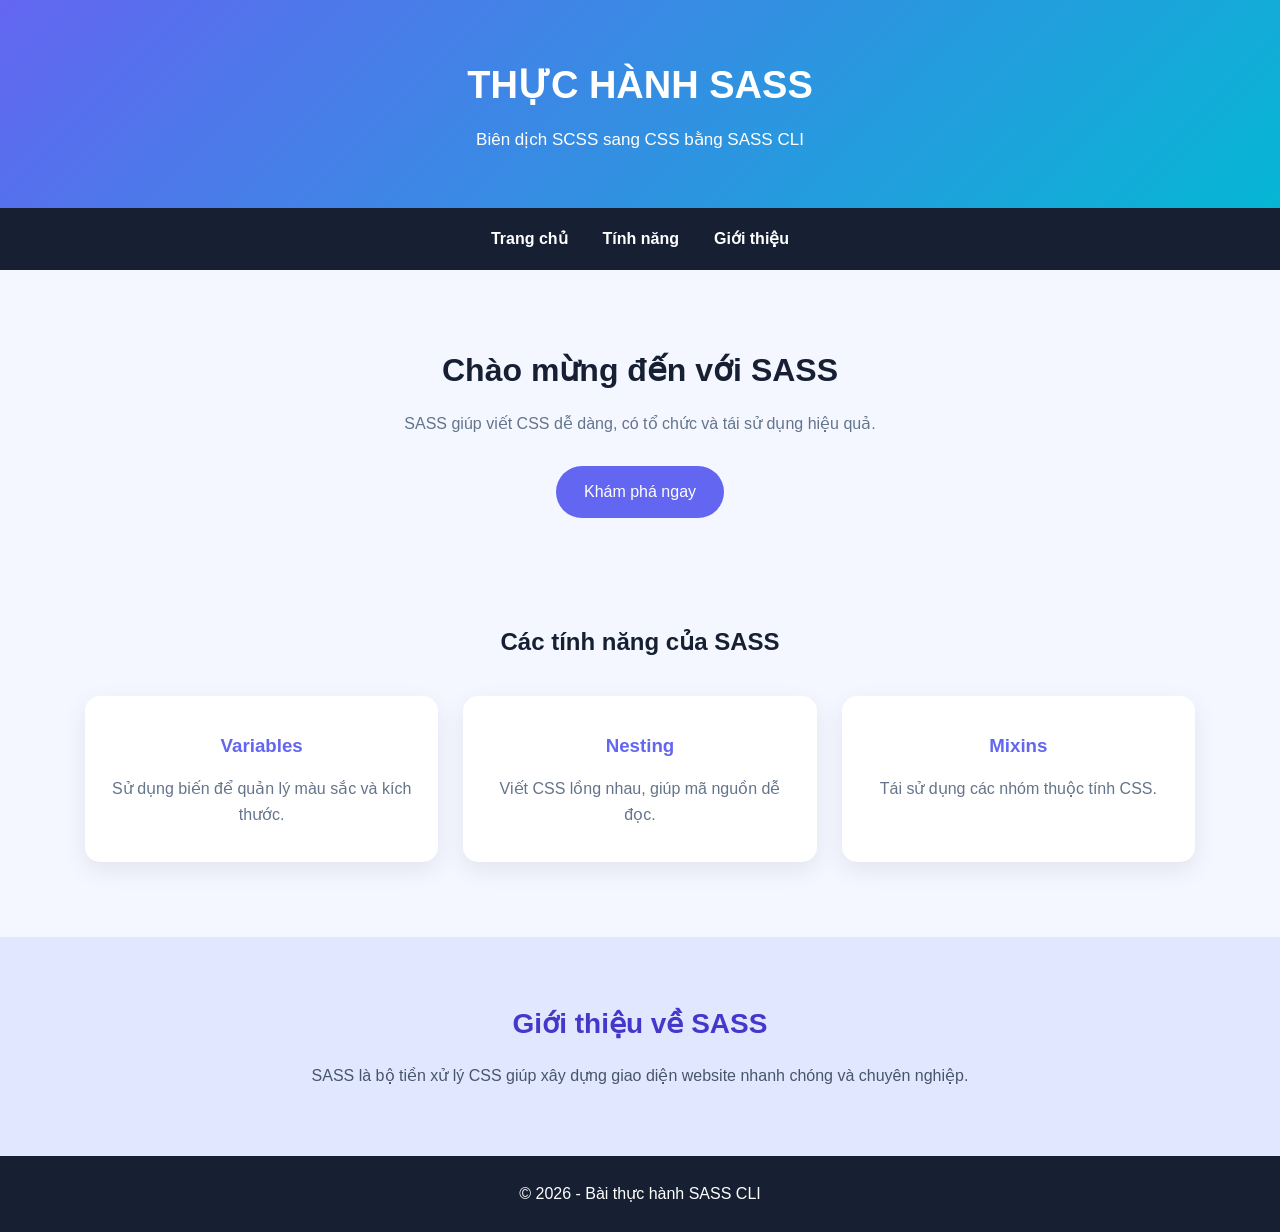
<file: bai-01-cai-dat-sass/index.html>
<!DOCTYPE html>
<html lang="vi">
<head>
    <meta charset="UTF-8">
    <meta name="viewport" content="width=device-width, initial-scale=1.0">
    <title>Thực hành SASS CLI</title>
    <link rel="stylesheet" href="css/styles.css">
    <link rel="stylesheet" href="css/about.css">
</head>
<body>

    <header class="header">
        <h1>THỰC HÀNH SASS</h1>
        <p>Biên dịch SCSS sang CSS bằng SASS CLI</p>
    </header>

    <nav class="navbar">
        <a href="#home">Trang chủ</a>
        <a href="#features">Tính năng</a>
        <a href="#about">Giới thiệu</a>
    </nav>

    <main id="home">
        <section class="hero">
            <h2>Chào mừng đến với SASS</h2>
            <p>
                SASS giúp viết CSS dễ dàng,
                có tổ chức và tái sử dụng hiệu quả.
            </p>
            <a href="#features" class="btn">
                Khám phá ngay
            </a>
        </section>

        <section class="features" id="features">
            <h2>Các tính năng của SASS</h2>

            <div class="card-container">
                <div class="card">
                    <h3>Variables</h3>
                    <p>
                        Sử dụng biến để quản lý
                        màu sắc và kích thước.
                    </p>
                </div>

                <div class="card">
                    <h3>Nesting</h3>
                    <p>
                        Viết CSS lồng nhau,
                        giúp mã nguồn dễ đọc.
                    </p>
                </div>

                <div class="card">
                    <h3>Mixins</h3>
                    <p>
                        Tái sử dụng các nhóm
                        thuộc tính CSS.
                    </p>
                </div>
            </div>
        </section>

        <section class="about" id="about">
            <h2>Giới thiệu về SASS</h2>
            <p>
                SASS là bộ tiền xử lý CSS giúp
                xây dựng giao diện website
                nhanh chóng và chuyên nghiệp.
            </p>
        </section>
    </main>

    <footer class="footer">
        <p>© 2026 - Bài thực hành SASS CLI</p>
    </footer>

</body>
</html>
</file>
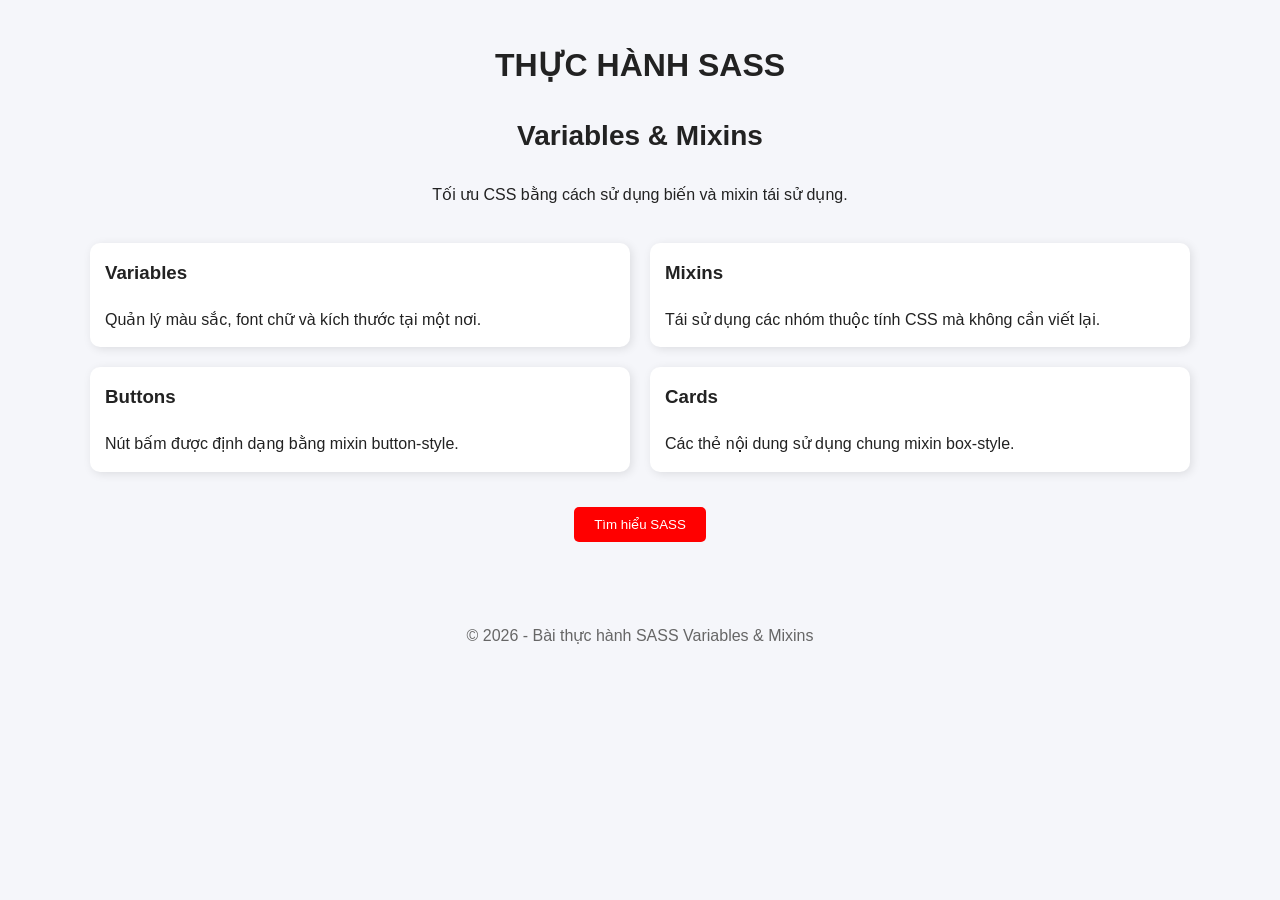
<file: bai-03-mixins-va-bien/index.html>
<!DOCTYPE html>
<html lang="vi">
<head>
    <meta charset="UTF-8">
    <meta name="viewport" content="width=device-width, initial-scale=1.0">
    <title>Thực hành SASS Variables & Mixins</title>
    <link rel="stylesheet" href="css/main.css">
</head>
<body>

    <main class="container">
        <header class="header">
            <h1>THỰC HÀNH SASS</h1>
            <h2>Variables & Mixins</h2>
            <p>
                Tối ưu CSS bằng cách sử dụng
                biến và mixin tái sử dụng.
            </p>
        </header>

        <section class="card-list">
            <div class="card">
                <h3>Variables</h3>
                <p>
                    Quản lý màu sắc, font chữ
                    và kích thước tại một nơi.
                </p>
            </div>

            <div class="card">
                <h3>Mixins</h3>
                <p>
                    Tái sử dụng các nhóm thuộc tính
                    CSS mà không cần viết lại.
                </p>
            </div>

            <div class="card">
                <h3>Buttons</h3>
                <p>
                    Nút bấm được định dạng bằng
                    mixin button-style.
                </p>
            </div>

            <div class="card">
                <h3>Cards</h3>
                <p>
                    Các thẻ nội dung sử dụng
                    chung mixin box-style.
                </p>
            </div>
        </section>

        <div class="actions">
            <button class="button" type="button">
                Tìm hiểu SASS
            </button>
        </div>
    </main>

    <footer class="footer">
        <p>© 2026 - Bài thực hành SASS Variables & Mixins</p>
    </footer>

</body>
</html>
</file>
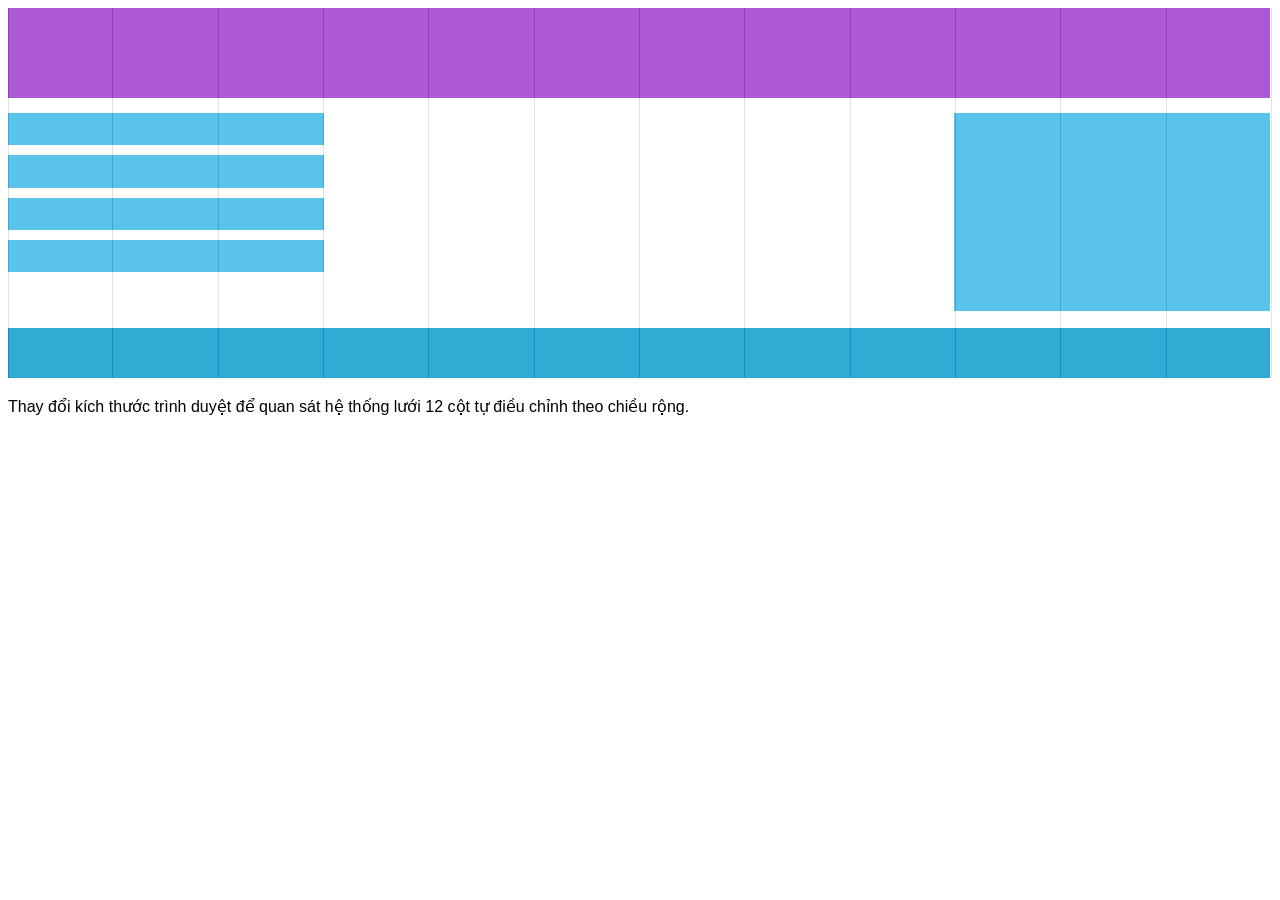
<file: bai-04-tai-cau-truc-css-sass/index.html>
<!DOCTYPE html>
<html lang="vi">
<head>
    <meta charset="UTF-8">
    <meta name="viewport"
          content="width=device-width, initial-scale=1.0">

    <title>Responsive Grid - SASS</title>
    <link rel="stylesheet" href="css/main.css">
</head>
<body>

    <!-- Bố cục website chính -->
    <div class="layout-preview">
        <div class="gridcontainer">

            <!-- Header -->
            <div class="gridwrapper grid-header">
                <div class="gridcontent header-block"></div>
            </div>

            <!-- Content -->
            <div class="gridwrapper grid-main">

                <!-- Sidebar trái -->
                <div class="gridcontent content-column col-3 sidebar">
                    <div class="menu-item"></div>
                    <div class="menu-item"></div>
                    <div class="menu-item"></div>
                    <div class="menu-item"></div>
                </div>

                <!-- 6 cột giữa -->
                <div class="gridcontent content-column"></div>
                <div class="gridcontent content-column"></div>
                <div class="gridcontent content-column"></div>
                <div class="gridcontent content-column"></div>
                <div class="gridcontent content-column"></div>
                <div class="gridcontent content-column"></div>

                <!-- Sidebar phải -->
                <div class="gridcontent content-column col-3 right-panel">
                    <div class="panel-block"></div>
                </div>
            </div>

            <!-- Footer -->
            <div class="gridwrapper grid-footer">
                <div class="gridcontent footer-block"></div>
            </div>

        </div>
    </div>

    <!-- Lưới 12 cột -->
    <div class="gridcontainer grid-overlay">
        <div class="gridwrapper">
            <div class="gridcontent"></div>
            <div class="gridcontent"></div>
            <div class="gridcontent"></div>
            <div class="gridcontent"></div>
            <div class="gridcontent"></div>
            <div class="gridcontent"></div>
            <div class="gridcontent"></div>
            <div class="gridcontent"></div>
            <div class="gridcontent"></div>
            <div class="gridcontent"></div>
            <div class="gridcontent"></div>
            <div class="gridcontent"></div>
        </div>
    </div>

    <p>
        Thay đổi kích thước trình duyệt để quan sát
        hệ thống lưới 12 cột tự điều chỉnh theo chiều rộng.
    </p>

</body>
</html>
</file>
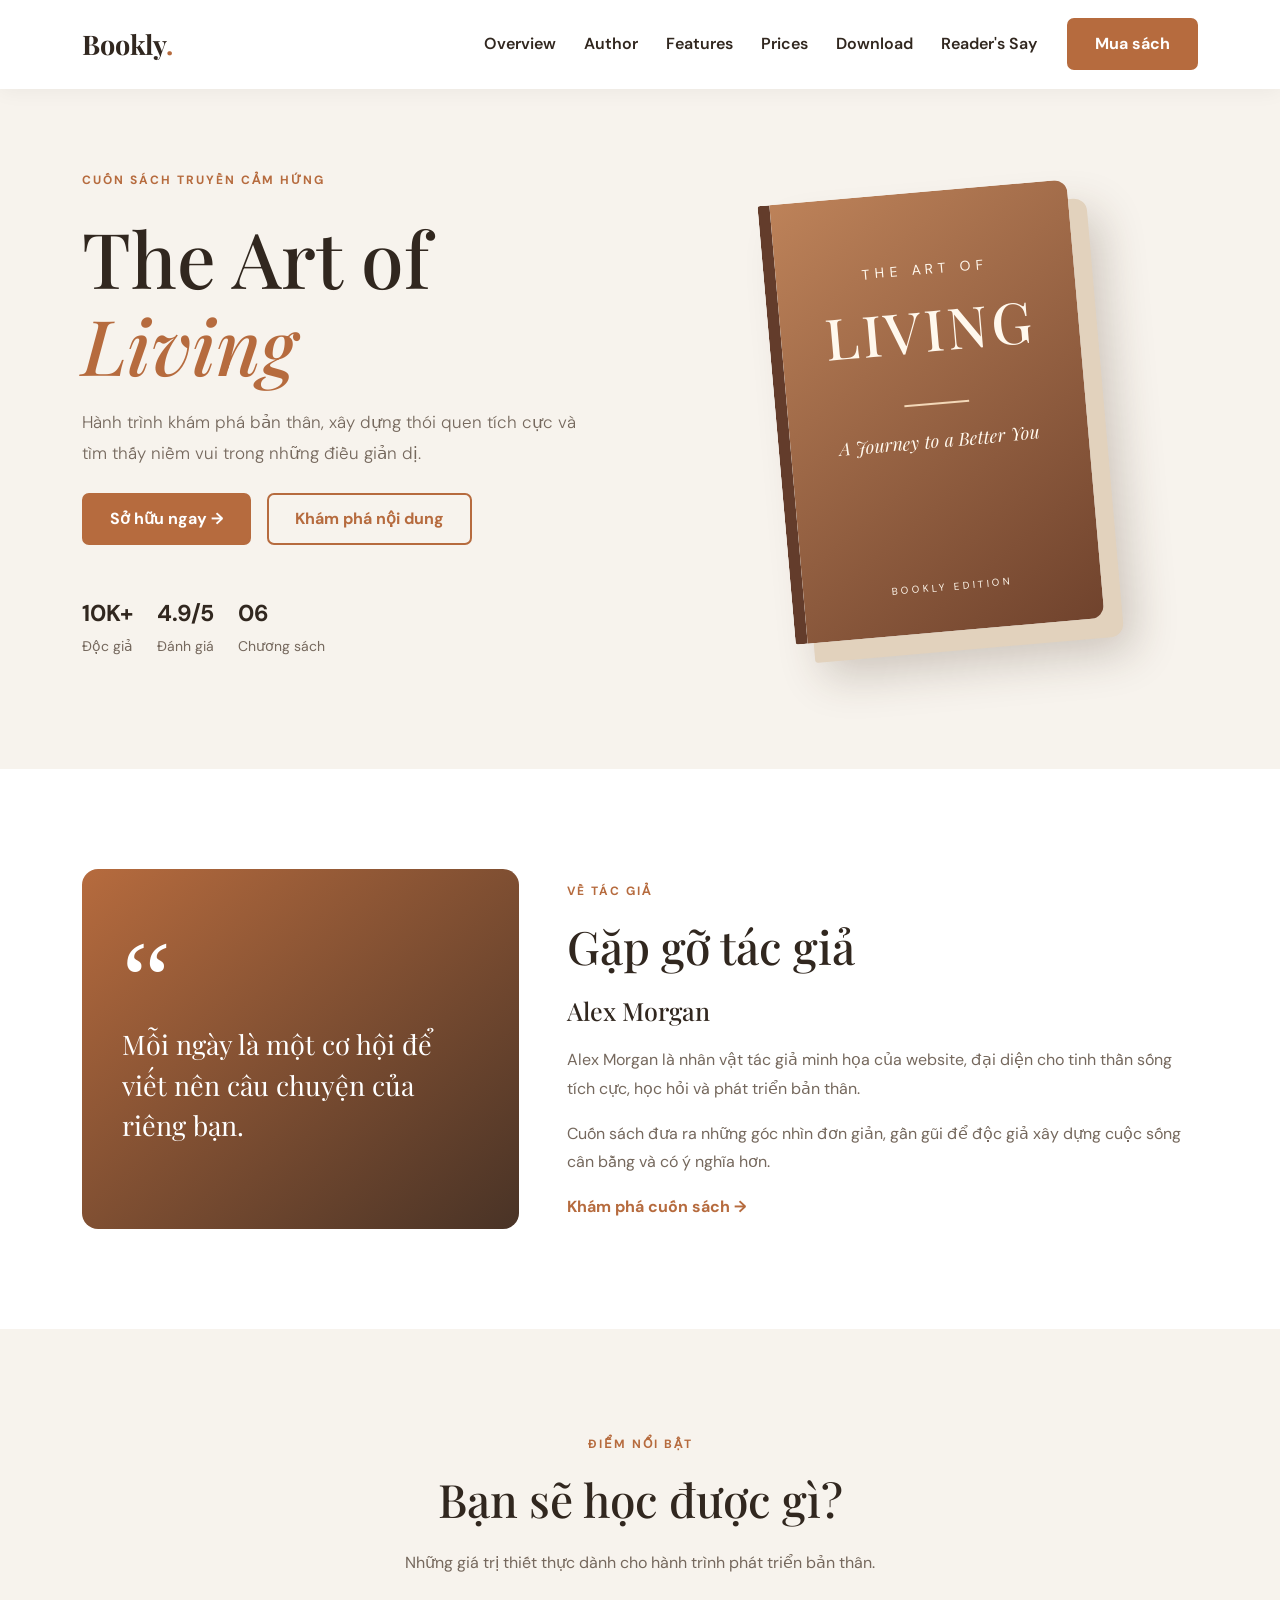
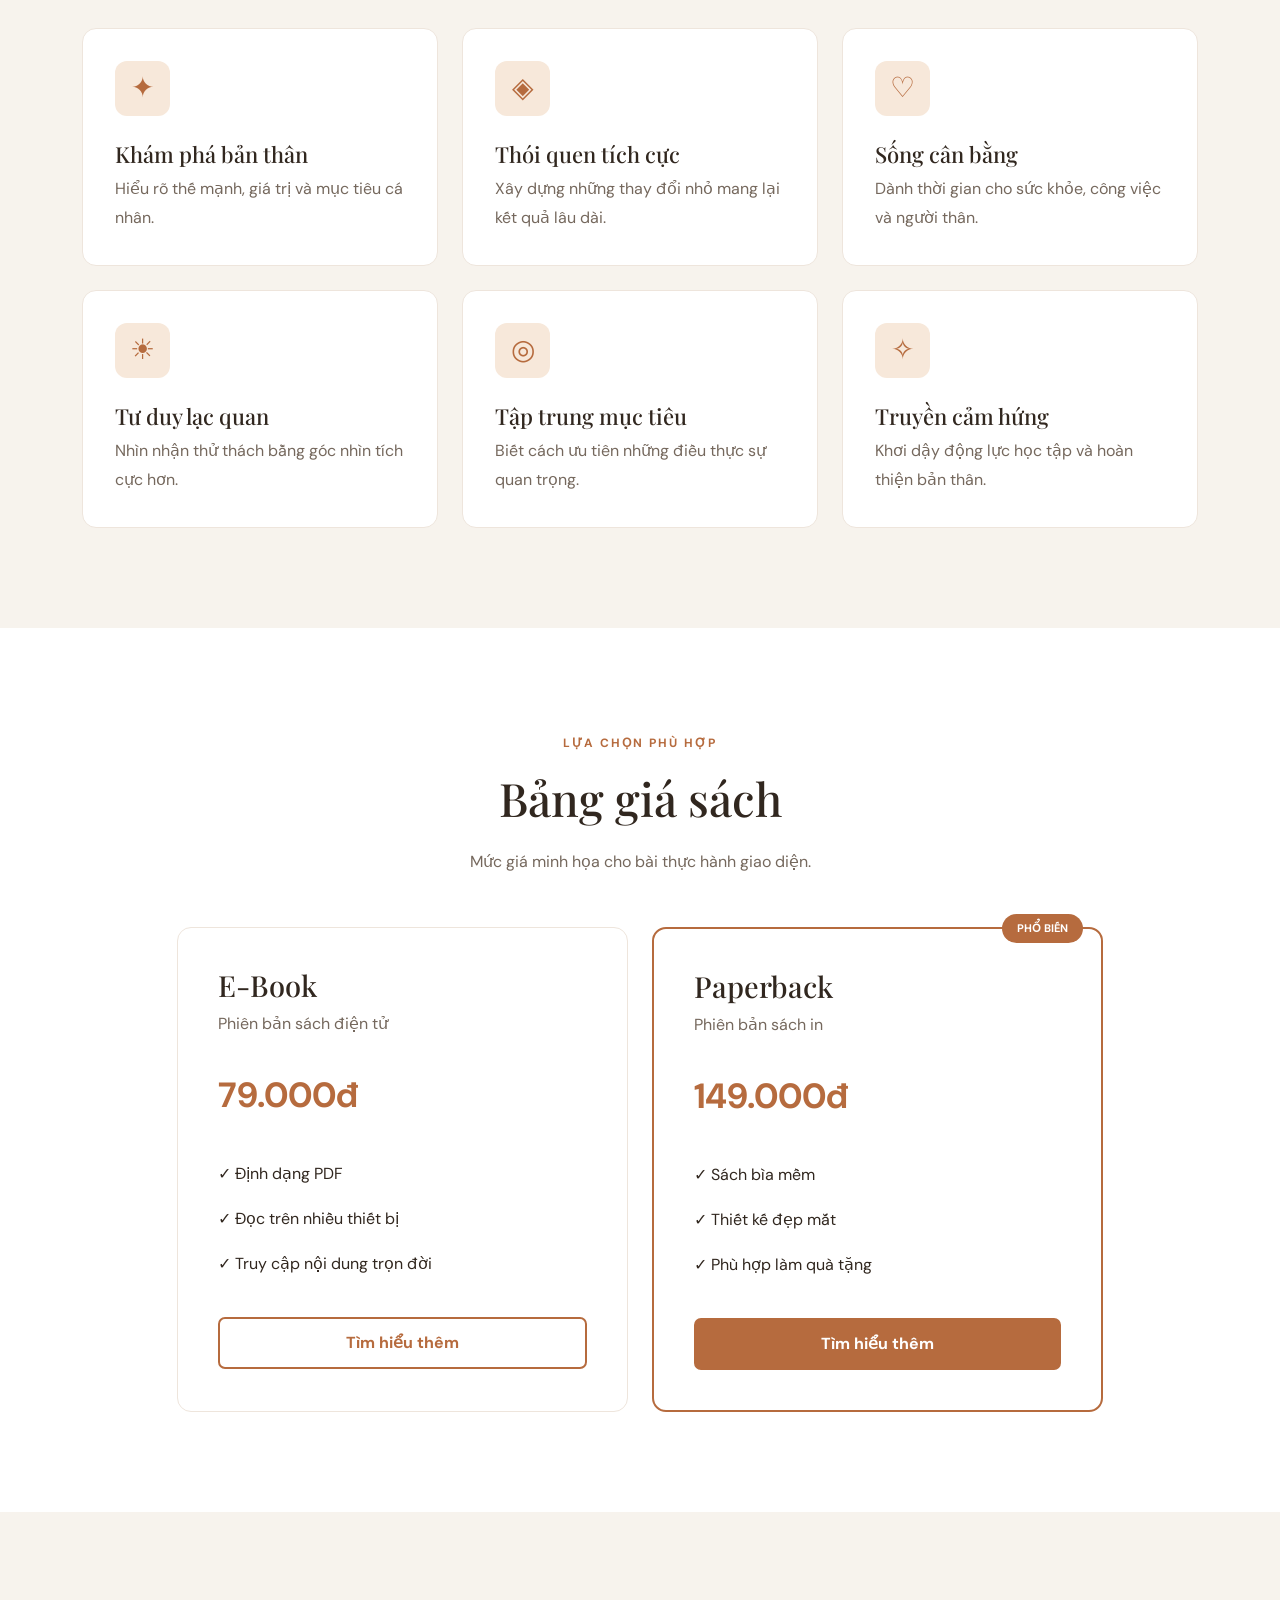
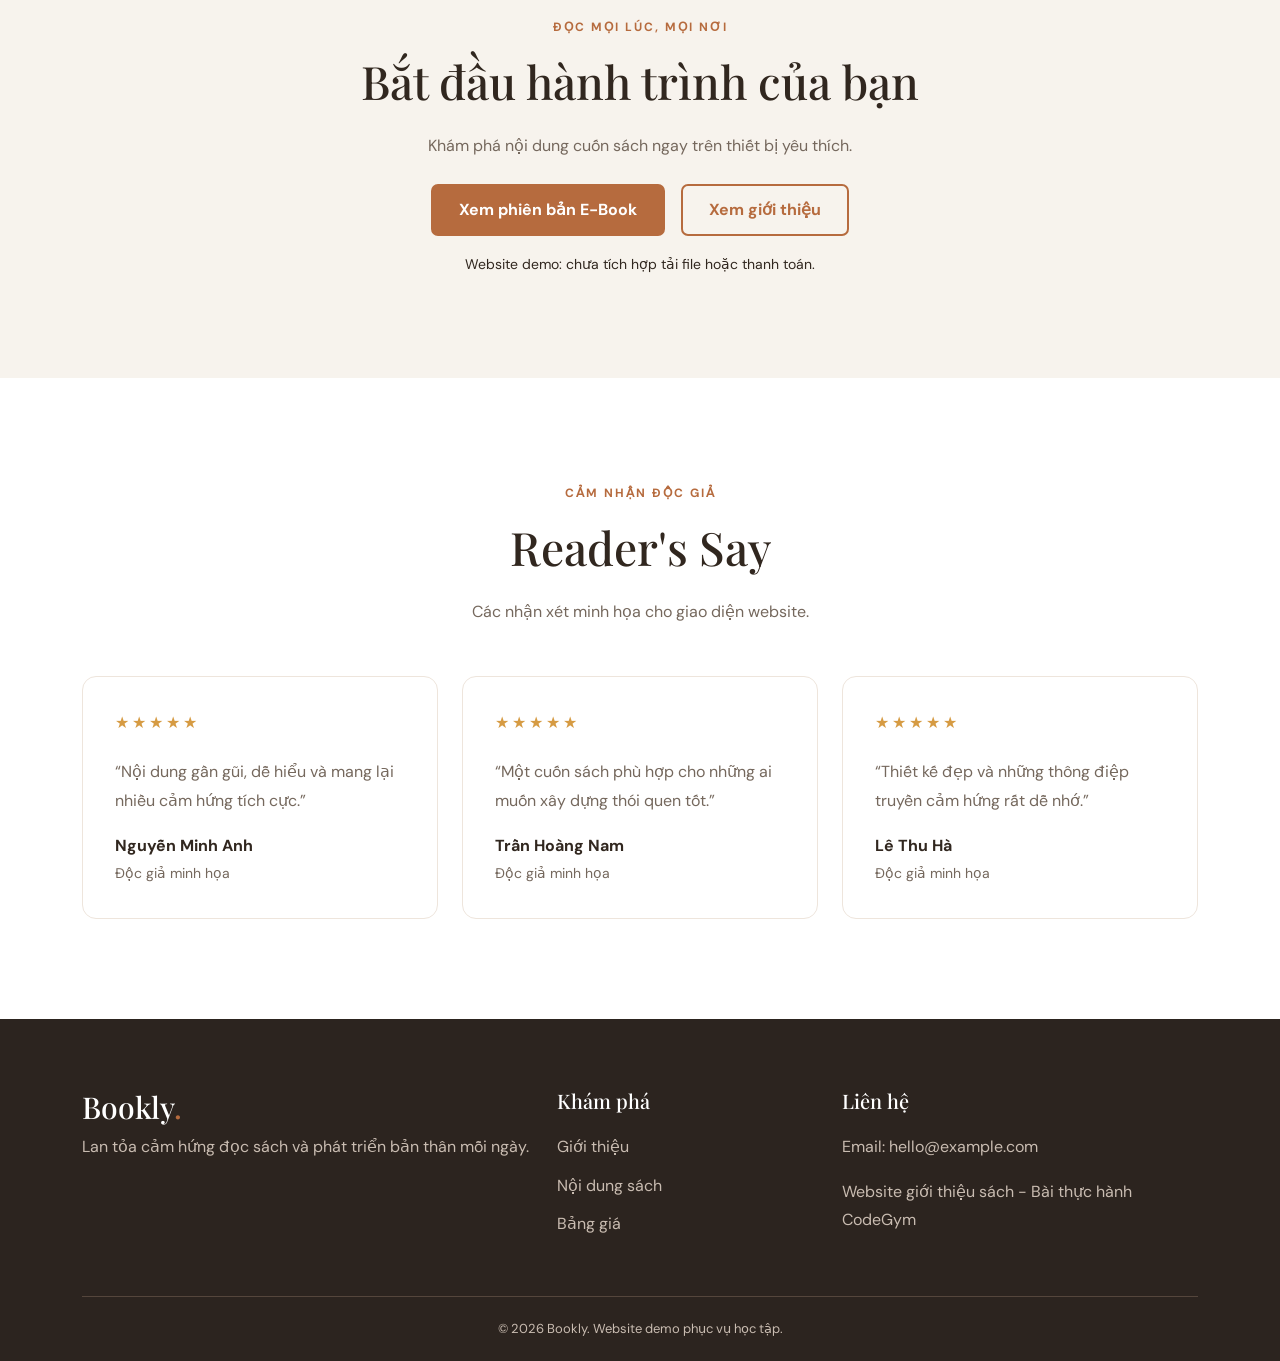
<file: bai-06-book-landing-page/index.html>
<!DOCTYPE html>
<html lang="vi">
<head>
  <meta charset="UTF-8">
  <meta name="viewport" content="width=device-width, initial-scale=1.0">
  <title>Bookly - The Art of Living</title>
  <link href="https://cdn.jsdelivr.net/npm/bootstrap@5.3.3/dist/css/bootstrap.min.css" rel="stylesheet">
  <link rel="stylesheet" href="css/style.css">
</head>
<body>

  <!-- HEADER -->
  <nav class="navbar navbar-expand-lg navbar-light fixed-top">
    <div class="container">
      <a class="navbar-brand fw-bold" href="#">Bookly<span>.</span></a>
      <button class="navbar-toggler" type="button" data-bs-toggle="collapse" data-bs-target="#navbarMenu" aria-controls="navbarMenu" aria-expanded="false" aria-label="Mở menu">
        <span class="navbar-toggler-icon"></span>
      </button>
      <div class="collapse navbar-collapse" id="navbarMenu">
        <ul class="navbar-nav ms-auto align-items-lg-center">
          <li class="nav-item"><a class="nav-link" href="#overview">Overview</a></li>
          <li class="nav-item"><a class="nav-link" href="#author">Author</a></li>
          <li class="nav-item"><a class="nav-link" href="#features">Features</a></li>
          <li class="nav-item"><a class="nav-link" href="#prices">Prices</a></li>
          <li class="nav-item"><a class="nav-link" href="#download">Download</a></li>
          <li class="nav-item"><a class="nav-link" href="#reviews">Reader's Say</a></li>
          <li class="nav-item ms-lg-3"><a class="btn btn-main" href="#prices">Mua sách</a></li>
        </ul>
      </div>
    </div>
  </nav>

  <!-- BOOK OVERVIEW -->
  <header class="hero" id="overview">
    <div class="container">
      <div class="row align-items-center g-5">
        <div class="col-lg-6">
          <span class="eyebrow">CUỐN SÁCH TRUYỀN CẢM HỨNG</span>
          <h1>The Art of <em>Living</em></h1>
          <p class="lead">Hành trình khám phá bản thân, xây dựng thói quen tích cực và tìm thấy niềm vui trong những điều giản dị.</p>
          <div class="d-flex flex-wrap gap-3 mt-4">
            <a href="#prices" class="btn btn-main">Sở hữu ngay →</a>
            <a href="#features" class="btn btn-outline-custom">Khám phá nội dung</a>
          </div>
          <div class="hero-stats d-flex flex-wrap gap-4 mt-5">
            <div><strong>10K+</strong><small>Độc giả</small></div>
            <div><strong>4.9/5</strong><small>Đánh giá</small></div>
            <div><strong>06</strong><small>Chương sách</small></div>
          </div>
        </div>
        <div class="col-lg-6 text-center">
          <div class="book-cover">
            <span>THE ART OF</span>
            <h2>LIVING</h2>
            <div class="cover-line"></div>
            <p>A Journey to a Better You</p>
            <small>BOOKLY EDITION</small>
          </div>
        </div>
      </div>
    </div>
  </header>

  <!-- AUTHOR -->
  <section id="author" class="section">
    <div class="container">
      <div class="row align-items-center g-5">
        <div class="col-md-5">
          <div class="author-visual">
            <span>“</span>
            <p>Mỗi ngày là một cơ hội để viết nên câu chuyện của riêng bạn.</p>
          </div>
        </div>
        <div class="col-md-7">
          <span class="eyebrow">VỀ TÁC GIẢ</span>
          <h2 class="section-title">Gặp gỡ tác giả</h2>
          <h3 class="author-name">Alex Morgan</h3>
          <p>Alex Morgan là nhân vật tác giả minh họa của website, đại diện cho tinh thần sống tích cực, học hỏi và phát triển bản thân.</p>
          <p>Cuốn sách đưa ra những góc nhìn đơn giản, gần gũi để độc giả xây dựng cuộc sống cân bằng và có ý nghĩa hơn.</p>
          <a href="#features" class="text-link">Khám phá cuốn sách →</a>
        </div>
      </div>
    </div>
  </section>

  <!-- FEATURES -->
  <section id="features" class="section section-alt">
    <div class="container">
      <div class="text-center section-heading">
        <span class="eyebrow">ĐIỂM NỔI BẬT</span>
        <h2 class="section-title">Bạn sẽ học được gì?</h2>
        <p>Những giá trị thiết thực dành cho hành trình phát triển bản thân.</p>
      </div>
      <div class="row g-4">
        <div class="col-md-6 col-lg-4">
          <div class="feature-card"><div class="feature-icon">✦</div><h3>Khám phá bản thân</h3><p>Hiểu rõ thế mạnh, giá trị và mục tiêu cá nhân.</p></div>
        </div>
        <div class="col-md-6 col-lg-4">
          <div class="feature-card"><div class="feature-icon">◈</div><h3>Thói quen tích cực</h3><p>Xây dựng những thay đổi nhỏ mang lại kết quả lâu dài.</p></div>
        </div>
        <div class="col-md-6 col-lg-4">
          <div class="feature-card"><div class="feature-icon">♡</div><h3>Sống cân bằng</h3><p>Dành thời gian cho sức khỏe, công việc và người thân.</p></div>
        </div>
        <div class="col-md-6 col-lg-4">
          <div class="feature-card"><div class="feature-icon">☀</div><h3>Tư duy lạc quan</h3><p>Nhìn nhận thử thách bằng góc nhìn tích cực hơn.</p></div>
        </div>
        <div class="col-md-6 col-lg-4">
          <div class="feature-card"><div class="feature-icon">◎</div><h3>Tập trung mục tiêu</h3><p>Biết cách ưu tiên những điều thực sự quan trọng.</p></div>
        </div>
        <div class="col-md-6 col-lg-4">
          <div class="feature-card"><div class="feature-icon">✧</div><h3>Truyền cảm hứng</h3><p>Khơi dậy động lực học tập và hoàn thiện bản thân.</p></div>
        </div>
      </div>
    </div>
  </section>

  <!-- PRICES -->
  <section id="prices" class="section">
    <div class="container">
      <div class="text-center section-heading">
        <span class="eyebrow">LỰA CHỌN PHÙ HỢP</span>
        <h2 class="section-title">Bảng giá sách</h2>
        <p>Mức giá minh họa cho bài thực hành giao diện.</p>
      </div>
      <div class="row justify-content-center g-4">
        <div class="col-md-5">
          <div class="price-card">
            <h3>E-Book</h3>
            <p>Phiên bản sách điện tử</p>
            <div class="price">79.000đ</div>
            <ul>
              <li>✓ Định dạng PDF</li>
              <li>✓ Đọc trên nhiều thiết bị</li>
              <li>✓ Truy cập nội dung trọn đời</li>
            </ul>
            <a href="#download" class="btn btn-outline-custom w-100">Tìm hiểu thêm</a>
          </div>
        </div>
        <div class="col-md-5">
          <div class="price-card featured">
            <span class="popular">PHỔ BIẾN</span>
            <h3>Paperback</h3>
            <p>Phiên bản sách in</p>
            <div class="price">149.000đ</div>
            <ul>
              <li>✓ Sách bìa mềm</li>
              <li>✓ Thiết kế đẹp mắt</li>
              <li>✓ Phù hợp làm quà tặng</li>
            </ul>
            <a href="#download" class="btn btn-main w-100">Tìm hiểu thêm</a>
          </div>
        </div>
      </div>
    </div>
  </section>

  <!-- DOWNLOAD -->
  <section id="download" class="section download-section">
    <div class="container text-center">
      <span class="eyebrow">ĐỌC MỌI LÚC, MỌI NƠI</span>
      <h2 class="section-title">Bắt đầu hành trình của bạn</h2>
      <p>Khám phá nội dung cuốn sách ngay trên thiết bị yêu thích.</p>
      <div class="d-flex flex-wrap justify-content-center gap-3 mt-4">
        <a href="#prices" class="btn btn-main">Xem phiên bản E-Book</a>
        <a href="#overview" class="btn btn-outline-custom">Xem giới thiệu</a>
      </div>
      <small class="d-block mt-3">Website demo: chưa tích hợp tải file hoặc thanh toán.</small>
    </div>
  </section>

  <!-- READER'S SAY -->
  <section id="reviews" class="section">
    <div class="container">
      <div class="text-center section-heading">
        <span class="eyebrow">CẢM NHẬN ĐỘC GIẢ</span>
        <h2 class="section-title">Reader's Say</h2>
        <p>Các nhận xét minh họa cho giao diện website.</p>
      </div>
      <div class="row g-4">
        <div class="col-md-4">
          <div class="review-card">
            <div class="stars">★★★★★</div>
            <p>“Nội dung gần gũi, dễ hiểu và mang lại nhiều cảm hứng tích cực.”</p>
            <strong>Nguyễn Minh Anh</strong>
            <small>Độc giả minh họa</small>
          </div>
        </div>
        <div class="col-md-4">
          <div class="review-card">
            <div class="stars">★★★★★</div>
            <p>“Một cuốn sách phù hợp cho những ai muốn xây dựng thói quen tốt.”</p>
            <strong>Trần Hoàng Nam</strong>
            <small>Độc giả minh họa</small>
          </div>
        </div>
        <div class="col-md-4">
          <div class="review-card">
            <div class="stars">★★★★★</div>
            <p>“Thiết kế đẹp và những thông điệp truyền cảm hứng rất dễ nhớ.”</p>
            <strong>Lê Thu Hà</strong>
            <small>Độc giả minh họa</small>
          </div>
        </div>
      </div>
    </div>
  </section>

  <!-- FOOTER -->
  <footer class="footer">
    <div class="container">
      <div class="row g-4">
        <div class="col-md-5">
          <h3>Bookly<span>.</span></h3>
          <p>Lan tỏa cảm hứng đọc sách và phát triển bản thân mỗi ngày.</p>
        </div>
        <div class="col-md-3">
          <h4>Khám phá</h4>
          <a href="#overview">Giới thiệu</a>
          <a href="#features">Nội dung sách</a>
          <a href="#prices">Bảng giá</a>
        </div>
        <div class="col-md-4">
          <h4>Liên hệ</h4>
          <p>Email: hello@example.com</p>
          <p>Website giới thiệu sách - Bài thực hành CodeGym</p>
        </div>
      </div>
      <div class="footer-bottom text-center">
        © 2026 Bookly. Website demo phục vụ học tập.
      </div>
    </div>
  </footer>

  <script src="https://cdn.jsdelivr.net/npm/bootstrap@5.3.3/dist/js/bootstrap.bundle.min.js"></script>
</body>
</html>
</file>
<file: bai-01-cai-dat-sass/css/styles.css>
* {
  margin: 0;
  padding: 0;
  box-sizing: border-box;
}

html {
  scroll-behavior: smooth;
}

body {
  font-family: Arial, sans-serif;
  background: #f4f7ff;
  color: #172033;
  line-height: 1.6;
}

.header {
  text-align: center;
  padding: 55px 20px;
  background: linear-gradient(135deg, #6366f1, #06b6d4);
  color: #ffffff;
}
.header h1 {
  font-size: 38px;
  margin-bottom: 10px;
}
.header p {
  font-size: 17px;
}

.navbar {
  display: flex;
  justify-content: center;
  align-items: center;
  flex-wrap: wrap;
  gap: 35px;
  padding: 18px;
  background: #172033;
}
.navbar a {
  color: #ffffff;
  text-decoration: none;
  font-weight: bold;
  transition: color 0.3s;
}
.navbar a:hover {
  color: #06b6d4;
}

.hero {
  text-align: center;
  padding: 75px 20px;
}
.hero h2 {
  font-size: 32px;
  margin-bottom: 15px;
}
.hero p {
  max-width: 650px;
  margin: 0 auto 30px;
  color: #64748b;
}

.btn {
  display: inline-block;
  padding: 13px 28px;
  border-radius: 30px;
  background: #6366f1;
  color: #ffffff;
  text-decoration: none;
  transition: 0.3s;
}
.btn:hover {
  background: rgb(20.4705882353%, 22%, 92.862745098%);
  transform: translateY(-3px);
}

.features {
  max-width: 1150px;
  margin: auto;
  padding: 30px 20px 75px;
}
.features h2 {
  text-align: center;
  margin-bottom: 35px;
}

.card-container {
  display: grid;
  grid-template-columns: repeat(3, 1fr);
  gap: 25px;
}

.card {
  background: #ffffff;
  padding: 35px 25px;
  border-radius: 15px;
  text-align: center;
  box-shadow: 0 8px 25px rgba(0, 0, 0, 0.08);
  transition: transform 0.3s;
}
.card h3 {
  color: #6366f1;
  margin-bottom: 15px;
}
.card p {
  color: #64748b;
}
.card:hover {
  transform: translateY(-8px);
}

.footer {
  text-align: center;
  background: #172033;
  color: #ffffff;
  padding: 25px;
}

@media (max-width: 768px) {
  .card-container {
    grid-template-columns: 1fr;
  }
  .header h1 {
    font-size: 29px;
  }
  .navbar {
    gap: 15px;
  }
}

/*# sourceMappingURL=styles.css.map */
</file>
<file: bai-01-cai-dat-sass/css/about.css>
.about {
  background: #e0e7ff;
  text-align: center;
  padding: 65px 20px;
}
.about h2 {
  color: #4338ca;
  font-size: 28px;
  margin-bottom: 15px;
}
.about p {
  max-width: 700px;
  margin: auto;
  color: #475569;
  line-height: 1.8;
}

/*# sourceMappingURL=about.css.map */
</file>
<file: bai-03-mixins-va-bien/css/main.css>
* {
  box-sizing: border-box;
}

body {
  margin: 0;
  font-family: Arial, sans-serif;
  color: #222;
  background: #f5f6fa;
  line-height: 1.6;
}

h1 {
  font-size: 32px;
  color: #222;
}

h2 {
  font-size: 28px;
  color: #222;
}

.button {
  background: red;
  color: white;
  padding: 10px 20px;
  border-radius: 5px;
  border: none;
  cursor: pointer;
  transition: 0.3s;
}
.button:hover {
  opacity: 0.85;
  transform: translateY(-2px);
}

.card {
  background: white;
  padding: 15px;
  border-radius: 10px;
  box-shadow: 2px 2px 10px rgba(0, 0, 0, 0.1);
  margin-bottom: 20px;
}
.card h3 {
  margin-top: 0;
}
.card p {
  margin-bottom: 0;
}

.container {
  width: 90%;
  max-width: 1100px;
  margin: 40px auto;
}

.header {
  text-align: center;
  margin-bottom: 35px;
}

.card-list {
  display: grid;
  grid-template-columns: repeat(2, 1fr);
  gap: 20px;
}

.card-list .card {
  margin-bottom: 0;
}

.actions {
  text-align: center;
  margin-top: 35px;
}

.footer {
  text-align: center;
  padding: 25px;
  color: #666;
}

@media (max-width: 600px) {
  .card-list {
    grid-template-columns: 1fr;
  }
}

/*# sourceMappingURL=main.css.map */
</file>
<file: bai-04-tai-cau-truc-css-sass/css/main.css>
* {
  box-sizing: border-box;
}

body {
  margin: 8px;
  font-family: Arial, sans-serif;
}

p {
  line-height: 1.6;
}

.gridcontainer {
  width: 100%;
}

.gridwrapper {
  position: relative;
  overflow: auto;
  height: 250px;
}

.gridcontent {
  width: 8.3333333333%;
  height: 100%;
  float: left;
  margin: 0;
  border-right: 1px solid grey;
  background-color: #f1f1f1;
}

.grid-header {
  height: 90px;
}

.grid-main {
  height: 230px;
}

.grid-footer {
  height: 50px;
}

.col-3 {
  width: 25%;
}

.col-12 {
  width: 100%;
}

.grid-overlay {
  opacity: 0.1;
}
.grid-overlay .gridwrapper {
  height: 370px;
}
.grid-overlay .gridcontent {
  background: #ffffff;
  border-right: 1px solid #000000;
}
.grid-overlay .gridcontent:first-child {
  border-left: 1px solid #000000;
}

.layout-preview {
  position: absolute;
  opacity: 0.9;
  width: auto;
  left: 8px;
  right: 10px;
}

.header-block {
  background-color: #9933cc;
  border: none;
  width: 100%;
  border-right-color: transparent;
}

.footer-block {
  background-color: #0099cc;
  border: none;
  width: 100%;
  border-right-color: transparent;
}

.content-column {
  background-color: #ffffff;
  border: none;
}

.sidebar {
  padding-top: 15px;
}
.sidebar .menu-item {
  background-color: #33b5e5;
  border: none;
  width: 100%;
  height: 15%;
  margin-bottom: 10px;
}
.sidebar .menu-item:last-child {
  margin-bottom: 0;
}

.right-panel {
  padding-top: 15px;
}
.right-panel .panel-block {
  background-color: #33b5e5;
  border: none;
  width: 100%;
  height: 92%;
}

/*# sourceMappingURL=main.css.map */
</file>
<file: bai-06-book-landing-page/css/style.css>
@import url('https://fonts.googleapis.com/css2?family=DM+Sans:wght@400;500;600;700&family=Playfair+Display:ital,wght@0,500;0,600;0,700;1,600&display=swap');

:root {
  --primary: #b66b3e;
  --primary-dark: #92502b;
  --dark: #31271f;
  --muted: #75685d;
  --cream: #f7f3ed;
  --white: #ffffff;
}

html {
  scroll-behavior: smooth;
  scroll-padding-top: 75px;
}

body {
  font-family: 'DM Sans', sans-serif;
  color: var(--dark);
  background: var(--white);
  line-height: 1.8;
}

h1, h2, h3, h4 {
  font-family: 'Playfair Display', serif;
}

.navbar {
  background: rgba(255, 255, 255, 0.97);
  box-shadow: 0 2px 20px rgba(0,0,0,0.05);
  padding: 15px 0;
}

.navbar-brand {
  font-family: 'Playfair Display', serif;
  font-size: 27px;
  color: var(--dark);
}

.navbar-brand span, .footer h3 span {
  color: var(--primary);
}

.nav-link {
  color: var(--dark);
  font-weight: 600;
  margin: 0 6px;
}

.nav-link:hover {
  color: var(--primary);
}

.btn {
  padding: 12px 26px;
  border-radius: 7px;
  font-weight: 700;
  transition: 0.25s;
}

.btn-main {
  background: var(--primary);
  color: white;
  border: 2px solid var(--primary);
}

.btn-main:hover {
  background: var(--primary-dark);
  border-color: var(--primary-dark);
  color: white;
}

.btn-outline-custom {
  border: 2px solid var(--primary);
  color: var(--primary);
}

.btn-outline-custom:hover {
  background: var(--primary);
  color: white;
}

.hero {
  padding: 165px 0 110px;
  background: var(--cream);
  overflow: hidden;
}

.eyebrow {
  color: var(--primary);
  font-size: 12px;
  font-weight: 700;
  letter-spacing: 2px;
}

.hero h1 {
  font-size: clamp(46px, 6vw, 84px);
  line-height: 1.13;
  margin: 20px 0;
}

.hero h1 em {
  color: var(--primary);
}

.hero .lead {
  color: var(--muted);
  max-width: 520px;
  font-size: 17px;
}

.hero-stats strong {
  display: block;
  font-size: 23px;
}

.hero-stats small {
  display: block;
  color: var(--muted);
}

.book-cover {
  background: linear-gradient(145deg, #bd8259, #70432d);
  color: #fff8ed;
  width: min(310px, 82%);
  min-height: 440px;
  margin: auto;
  padding: 65px 25px 35px;
  border-radius: 3px 13px 13px 3px;
  box-shadow: 18px 20px 0 #e2d2bd, 28px 35px 45px rgba(65,42,28,.23);
  border-left: 12px solid #633c2b;
  transform: rotate(-5deg);
  display: flex;
  flex-direction: column;
  align-items: center;
}

.book-cover span {
  font-size: 14px;
  letter-spacing: 5px;
}

.book-cover h2 {
  font-size: 57px;
  margin: 12px 0 20px;
  letter-spacing: 3px;
}

.cover-line {
  width: 65px;
  height: 2px;
  background: #f3d8b8;
  margin: 20px 0;
}

.book-cover p {
  font-family: 'Playfair Display', serif;
  font-style: italic;
  font-size: 18px;
  text-align: center;
}

.book-cover small {
  margin-top: auto;
  letter-spacing: 3px;
  font-size: 10px;
}

.section {
  padding: 100px 0;
}

.section-alt, .download-section {
  background: var(--cream);
}

.section-heading {
  max-width: 650px;
  margin: 0 auto 50px;
}

.section-heading p, .section p {
  color: var(--muted);
}

.section-title {
  font-size: clamp(32px, 4vw, 46px);
  margin: 14px 0 22px;
}

.author-visual {
  min-height: 360px;
  background: linear-gradient(140deg, #b66b3e, #493326);
  color: white;
  padding: 55px 40px;
  display: flex;
  flex-direction: column;
  justify-content: center;
  border-radius: 16px;
}

.author-visual span {
  font-family: Georgia, serif;
  font-size: 110px;
  line-height: 0.8;
}

.author-visual p {
  color: white;
  font-family: 'Playfair Display', serif;
  font-size: 27px;
  line-height: 1.5;
}

.author-name {
  font-size: 25px;
  margin-bottom: 20px;
}

.text-link {
  color: var(--primary);
  font-weight: 700;
  text-decoration: none;
}

.feature-card, .price-card, .review-card {
  background: white;
  padding: 32px;
  border: 1px solid #eee5dc;
  border-radius: 14px;
  height: 100%;
  transition: 0.25s;
}

.feature-card:hover, .price-card:hover {
  transform: translateY(-5px);
  box-shadow: 0 15px 35px rgba(0,0,0,.07);
}

.feature-icon {
  width: 55px;
  height: 55px;
  background: #f7e8da;
  color: var(--primary);
  border-radius: 12px;
  display: grid;
  place-items: center;
  font-size: 28px;
  margin-bottom: 25px;
}

.feature-card h3 {
  font-size: 22px;
}

.feature-card p {
  margin: 0;
}

.price-card {
  position: relative;
  padding: 40px;
}

.price-card.featured {
  border: 2px solid var(--primary);
}

.popular {
  position: absolute;
  right: 18px;
  top: -15px;
  background: var(--primary);
  color: white;
  padding: 5px 15px;
  font-size: 11px;
  border-radius: 20px;
  font-weight: 700;
}

.price-card h3 {
  font-size: 29px;
}

.price {
  font-size: 35px;
  font-weight: 700;
  color: var(--primary);
  margin: 25px 0;
}

.price-card ul {
  list-style: none;
  padding: 0;
  margin-bottom: 30px;
}

.price-card li {
  padding: 8px 0;
}

.download-section {
  text-align: center;
}

.download-section p {
  max-width: 600px;
  margin: auto;
}

.review-card .stars {
  color: #d69b43;
  letter-spacing: 3px;
  margin-bottom: 20px;
}

.review-card strong, .review-card small {
  display: block;
}

.review-card small {
  color: var(--muted);
}

.footer {
  background: #2c241f;
  color: white;
  padding: 70px 0 20px;
}

.footer h3 {
  font-size: 30px;
}

.footer h4 {
  font-size: 20px;
  margin-bottom: 20px;
}

.footer p {
  color: #c9bcb1;
}

.footer a {
  display: block;
  color: #c9bcb1;
  text-decoration: none;
  margin-bottom: 10px;
}

.footer a:hover {
  color: white;
}

.footer-bottom {
  border-top: 1px solid #55463c;
  margin-top: 45px;
  padding-top: 20px;
  color: #c9bcb1;
  font-size: 13px;
}

@media (max-width: 991px) {
  .navbar-collapse {
    padding: 15px 0;
  }

  .hero {
    padding: 135px 0 85px;
  }

  .book-cover {
    transform: rotate(-3deg);
  }
}

@media (max-width: 575px) {
  .section {
    padding: 65px 0;
  }

  .hero {
    padding: 120px 0 75px;
  }

  .book-cover {
    min-height: 360px;
    padding-top: 55px;
  }

  .book-cover h2 {
    font-size: 45px;
  }

  .author-visual {
    min-height: 270px;
  }

  .price-card, .feature-card, .review-card {
    padding: 25px;
  }
}
</file>
